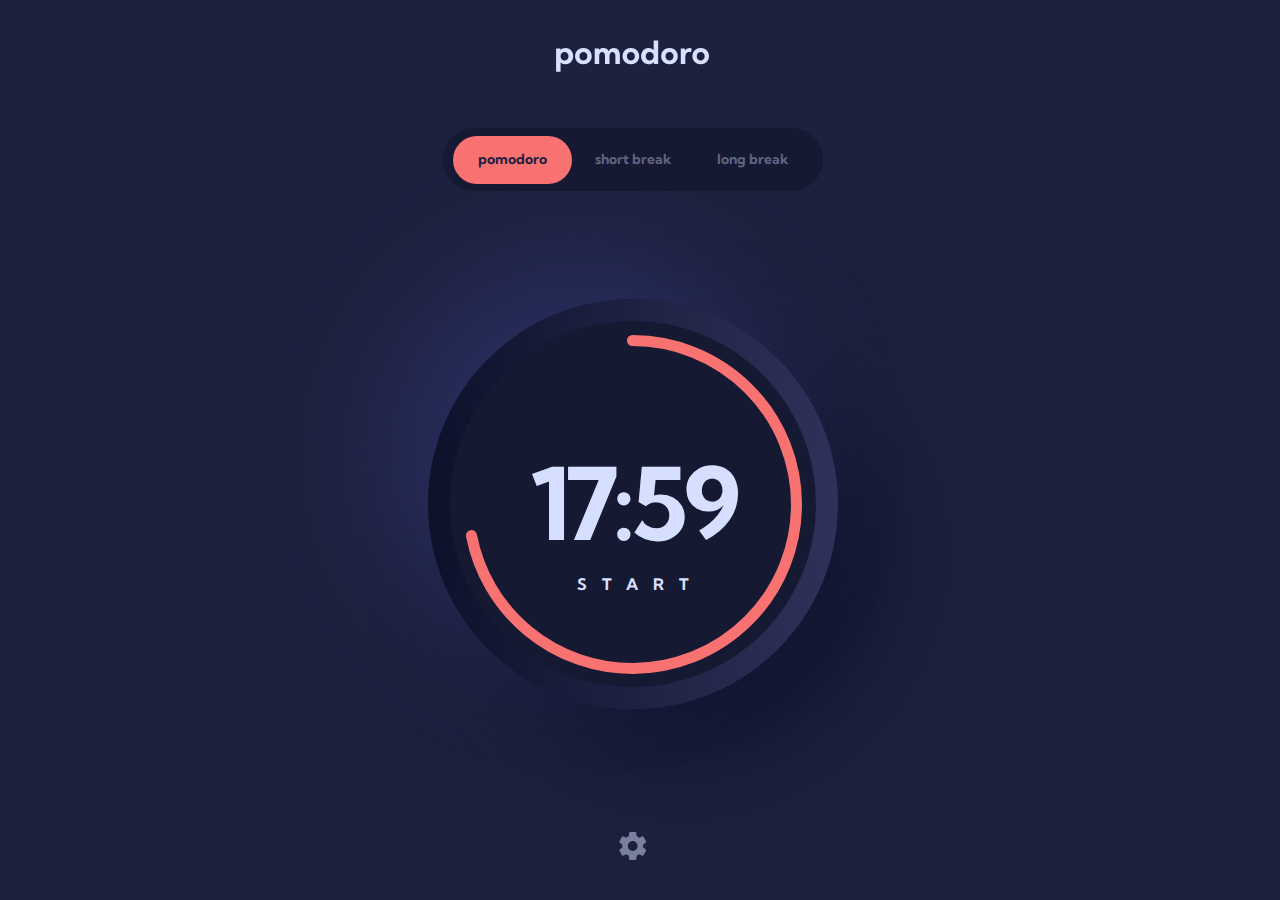
<file: index.html>
<!DOCTYPE html>
<html lang="en">
  <head>
    <meta charset="UTF-8" />
    <meta name="viewport" content="width=device-width, initial-scale=1.0" />

    <link href="style.css" rel="stylesheet" />

    <link
      rel="icon"
      type="image/png"
      sizes="32x32"
      href="./assets/favicon-32x32.png"
    />

    <meta
      name="description"
      content="Solution to Frontend Mentor's Pomodoro app design challenge."
    />
    <title>Frontend Mentor | Pomodoro app</title>
  </head>
  <body class="page--index">
    <svg class="svg-symbol-defs">
      <symbol
        id="icon-check"
        xmlns="http://www.w3.org/2000/svg"
        viewBox="0 0 14 11"
        fill="none"
      >
        <path
          d="M0.797852 5.27368L4.75048 9.22631L13.2031 0.773682"
          stroke="#161932"
          stroke-width="2"
        />
      </symbol>

      <symbol
        id="icon-arrow-up"
        xmlns="http://www.w3.org/2000/svg"
        viewBox="0 0 14 7"
      >
        <path fill="none" d="M1 6l6-4 6 4" />
      </symbol>

      <symbol
        id="icon-arrow-down"
        xmlns="http://www.w3.org/2000/svg"
        viewBox="0 0 14 7"
      >
        <path fill="none" d="M1 1l6 4 6-4" />
      </symbol>
    </svg>

    <div class="site" data-theme-color="red" data-theme-font="sans">
      <header class="header layout">
        <div class="logo">
          <h1 class="sr-only">Pomodoro App</h1>
          <img
            src="assets/logo.svg"
            width="153"
            height="32"
            alt="Pomodoro logo"
          />
        </div>

        <div class="tab text-preset3">
          <label>
            <input
              type="radio"
              name="stage"
              id="stage-pomodoro"
              value="pomodoro"
              checked
            />
            <span>pomodoro</span>
          </label>
          <label>
            <input
              type="radio"
              name="stage"
              id="stage-short-break"
              value="short-break"
            />
            <span>short break</span>
          </label>
          <label>
            <input
              type="radio"
              name="stage"
              id="stage-long-break"
              value="long-break"
            />
            <span>long break</span>
          </label>
        </div>
      </header>

      <main class="main layout" id="main">
        <div class="countdown-clock__container">
          <countdown-clock
            id="countdown-clock"
            total-time="25:00"
            remaining-time="17:59"
            auto-start="false"
          >
            <div role="alert" aria-live="polite">
              <p>Loading, please wait…</p>
            </div>
          </countdown-clock>
        </div>

        <div class="settings-control">
          <button class="settings-open-button" type="button">
            <span class="sr-only">Open settings</span>
            <svg xmlns="http://www.w3.org/2000/svg" width="28" height="28">
              <path
                d="M26.965 17.682l-2.927-2.317c.055-.448.097-.903.097-1.365 0-.462-.042-.917-.097-1.365l2.934-2.317a.702.702 0 00.167-.896l-2.775-4.851a.683.683 0 00-.847-.301l-3.454 1.407a10.506 10.506 0 00-2.345-1.379l-.52-3.71A.716.716 0 0016.503 0h-5.55a.703.703 0 00-.687.588l-.52 3.71c-.847.357-1.63.819-2.345 1.379L3.947 4.27a.691.691 0 00-.847.301L.325 9.422a.705.705 0 00.167.896l2.927 2.317c-.055.448-.097.903-.097 1.365 0 .462.042.917.097 1.365L.492 17.682a.702.702 0 00-.167.896L3.1 23.429a.683.683 0 00.847.301L7.4 22.323a10.506 10.506 0 002.345 1.379l.52 3.71c.056.329.34.588.687.588h5.55a.703.703 0 00.687-.588l.52-3.71c.847-.357 1.631-.819 2.346-1.379l3.454 1.407c.313.119.673 0 .847-.301l2.775-4.851a.705.705 0 00-.167-.896zM13.73 18.9c-2.685 0-4.857-2.191-4.857-4.9 0-2.709 2.172-4.9 4.857-4.9 2.684 0 4.856 2.191 4.856 4.9 0 2.71-2.172 4.9-4.856 4.9z"
              />
            </svg>
          </button>
        </div>
      </main>
    </div>

    <dialog class="settings-dialog" closedby="closerequest">
      <form id="settings-form" class="settings-dialog-form">
        <div class="settings-header settings-layout">
          <div class="settings-header-row">
            <h2 class="text-settings-preset1">Settings</h2>
            <button class="settings-cancel-button" type="button">
              <span class="sr-only">Close settings</span>
              <svg xmlns="http://www.w3.org/2000/svg" width="14" height="14">
                <path
                  fill-rule="evenodd"
                  d="M11.95.636l1.414 1.414L8.414 7l4.95 4.95-1.414 1.414L7 8.414l-4.95 4.95L.636 11.95 5.586 7 .636 2.05 2.05.636 7 5.586l4.95-4.95z"
                />
              </svg>
            </button>
          </div>
        </div>

        <div class="settings-main settings-layout">
          <fieldset class="settings-fieldset settings-fieldset--time">
            <div class="fieldset-label">
              <legend class="sr-only">Time (minutes)</legend>
              <span class="text-settings-preset3">Time (minutes)</span>
            </div>

            <div class="fieldset-inputs fieldset-inputs--time">
              <div class="numeric__wrapper">
                <div class="numeric">
                  <label
                    class="numeric__label text-settings-preset4"
                    for="settings-input-time-pomodoro"
                    >pomodoro</label
                  >
                  <div class="numeric__input">
                    <input
                      class="input-number text-settings-preset3"
                      id="settings-input-time-pomodoro"
                      type="text"
                      inputmode="numeric"
                      pattern="[0-9]*"
                      value="25"
                    />
                    <div class="numeric__controls">
                      <button
                        class="numeric__stepper"
                        type="button"
                        data-step="+1"
                      >
                        <span class="sr-only">Increment by 1</span>
                        <svg class="icon-arrow">
                          <use xlink:href="#icon-arrow-up"></use>
                        </svg>
                      </button>
                      <button
                        class="numeric__stepper"
                        type="button"
                        data-step="-1"
                      >
                        <span class="sr-only">Decrement by 1</span>
                        <svg class="icon-arrow">
                          <use xlink:href="#icon-arrow-down"></use>
                        </svg>
                      </button>
                    </div>
                  </div>
                </div>
              </div>

              <div class="numeric__wrapper">
                <div class="numeric">
                  <label
                    class="numeric__label text-settings-preset4"
                    for="settings-input-time-short-break"
                    >short break</label
                  >
                  <div class="numeric__input">
                    <input
                      class="input-number text-settings-preset3"
                      id="settings-input-time-short-break"
                      type="text"
                      inputmode="numeric"
                      pattern="[0-9]*"
                      value="5"
                    />
                    <div class="numeric__controls">
                      <button
                        class="numeric__stepper"
                        type="button"
                        data-step="+1"
                      >
                        <span class="sr-only">Increment by 1</span>
                        <svg class="icon-arrow">
                          <use xlink:href="#icon-arrow-up"></use>
                        </svg>
                      </button>
                      <button
                        class="numeric__stepper"
                        type="button"
                        data-step="-1"
                      >
                        <span class="sr-only">Decrement by 1</span>
                        <svg class="icon-arrow">
                          <use xlink:href="#icon-arrow-down"></use>
                        </svg>
                      </button>
                    </div>
                  </div>
                </div>
              </div>

              <div class="numeric__wrapper">
                <div class="numeric">
                  <label
                    class="numeric__label text-settings-preset4"
                    for="settings-input-time-long-break"
                    >long break</label
                  >
                  <div class="numeric__input">
                    <input
                      class="input-number text-settings-preset3"
                      id="settings-input-time-long-break"
                      type="text"
                      inputmode="numeric"
                      pattern="[0-9]*"
                      value="15"
                    />
                    <div class="numeric__controls">
                      <button
                        class="numeric__stepper"
                        type="button"
                        data-step="+1"
                      >
                        <span class="sr-only">Increment by 1</span>
                        <svg class="icon-arrow">
                          <use xlink:href="#icon-arrow-up"></use>
                        </svg>
                      </button>
                      <button
                        class="numeric__stepper"
                        type="button"
                        data-step="-1"
                      >
                        <span class="sr-only">Decrement by 1</span>
                        <svg class="icon-arrow">
                          <use xlink:href="#icon-arrow-down"></use>
                        </svg>
                      </button>
                    </div>
                  </div>
                </div>
              </div>
            </div>
          </fieldset>

          <fieldset class="settings-fieldset selection selection--font">
            <div class="fieldset-label">
              <legend class="sr-only">Font</legend>
              <span class="text-settings-preset3">Font</span>
            </div>
            <div class="fieldset-inputs">
              <label class="selection--sans text-settings-preset2">
                <input
                  type="radio"
                  id="settings-input-theme-font-sans"
                  name="settings-input-theme-font"
                  value="sans"
                  checked
                />
                <span>Aa</span>
              </label>
              <label class="selection--serif text-settings-preset2">
                <input
                  type="radio"
                  id="settings-input-theme-font-serif"
                  name="settings-input-theme-font"
                  value="serif"
                />
                <span>Aa</span>
              </label>
              <label class="selection--mono text-settings-preset2">
                <input
                  type="radio"
                  id="settings-input-theme-font-mono"
                  name="settings-input-theme-font"
                  value="mono"
                />
                <span>Aa</span>
              </label>
            </div>
          </fieldset>

          <fieldset class="settings-fieldset selection selection--color">
            <div class="fieldset-label">
              <legend class="sr-only">Color</legend>
              <span class="text-settings-preset3">Color</span>
            </div>

            <div class="fieldset-inputs">
              <label class="selection--red">
                <input
                  type="radio"
                  id="settings-input-theme-color-red"
                  name="settings-input-theme-color"
                  value="red"
                  checked
                />
                <span class="sr-only">Red</span>
              </label>
              <label class="selection--cyan">
                <input
                  type="radio"
                  id="settings-input-theme-color-cyan"
                  name="settings-input-theme-color"
                  value="cyan"
                />
                <span class="sr-only">Cyan</span>
              </label>
              <label class="selection--purple">
                <input
                  type="radio"
                  id="settings-input-theme-color-purple"
                  name="settings-input-theme-color"
                  value="purple"
                />
                <span class="sr-only">Purple</span>
              </label>
            </div>
          </fieldset>
        </div>

        <div class="settings-footer settings-layout">
          <div class="settings-footer-row">
            <button class="button" type="submit">Apply</button>
          </div>
        </div>
      </form>
    </dialog>

    <script src="script.js"></script>
  </body>
</html>
</file>
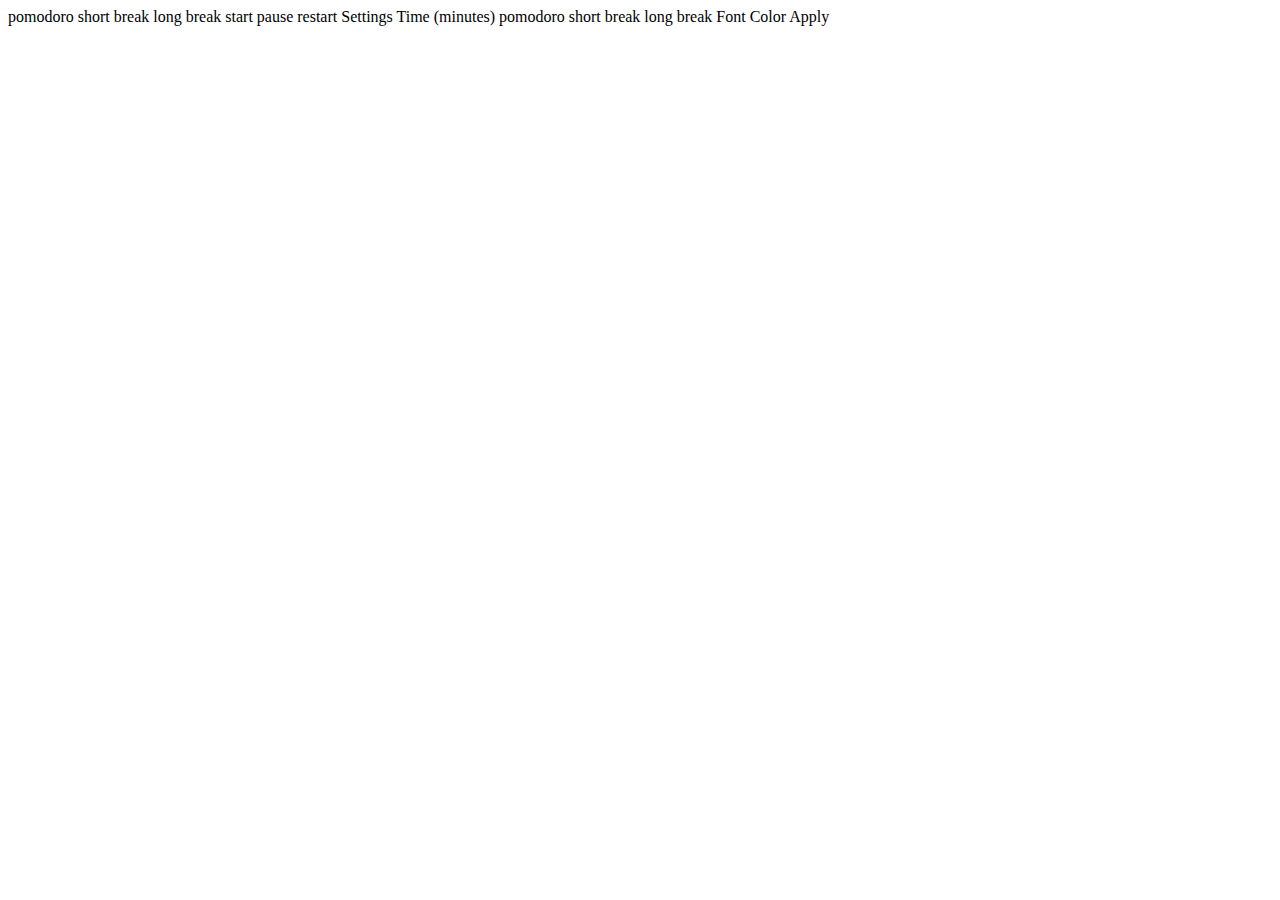
<file: starter-code/index.html>
<!DOCTYPE html>
<html lang="en">
<head>
  <meta charset="UTF-8">
  <meta name="viewport" content="width=device-width, initial-scale=1.0">

  <link rel="icon" type="image/png" sizes="32x32" href="./assets/favicon-32x32.png">
  
  <title>Frontend Mentor | Pomodoro app</title>
</head>
<body>
  pomodoro
  short break
  long break

  start 
  pause
  restart

  Settings

  Time (minutes)
  pomodoro
  short break
  long break

  Font
  Color

  Apply
</body>
</html>
</file>
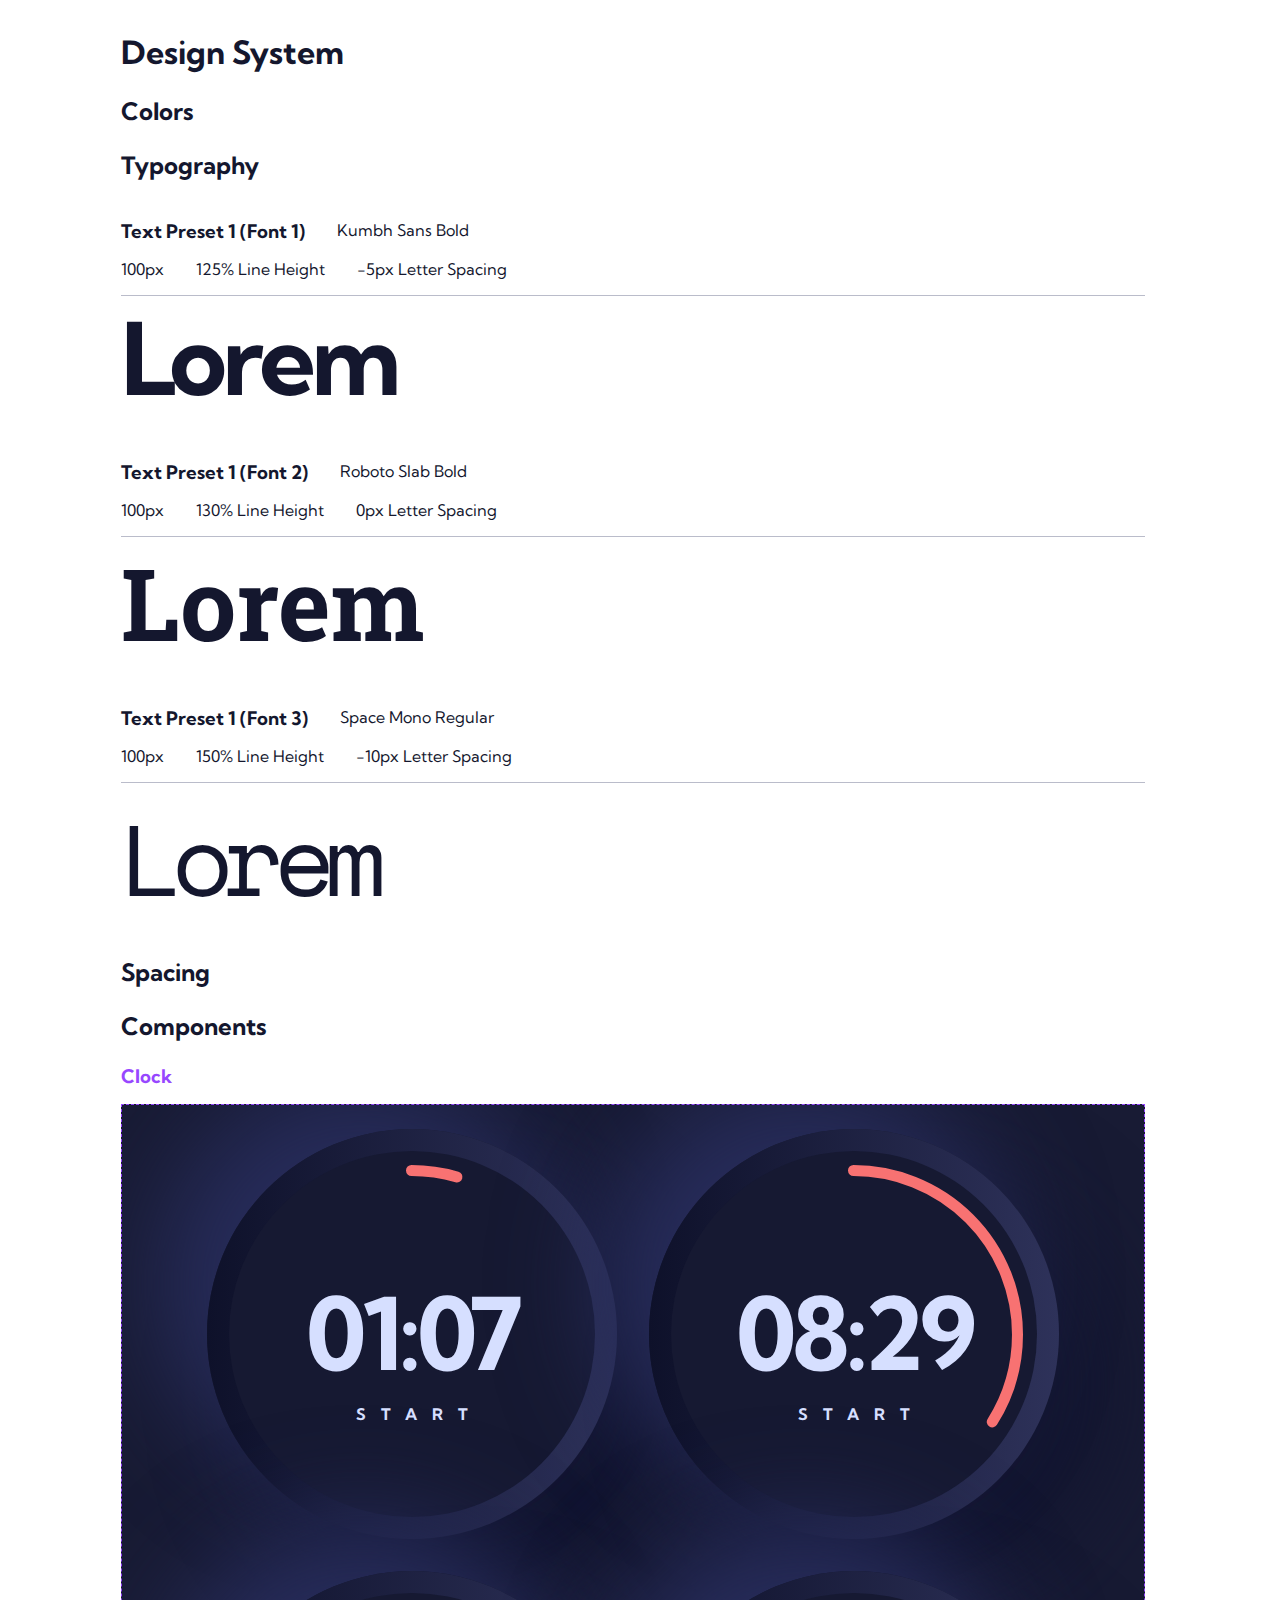
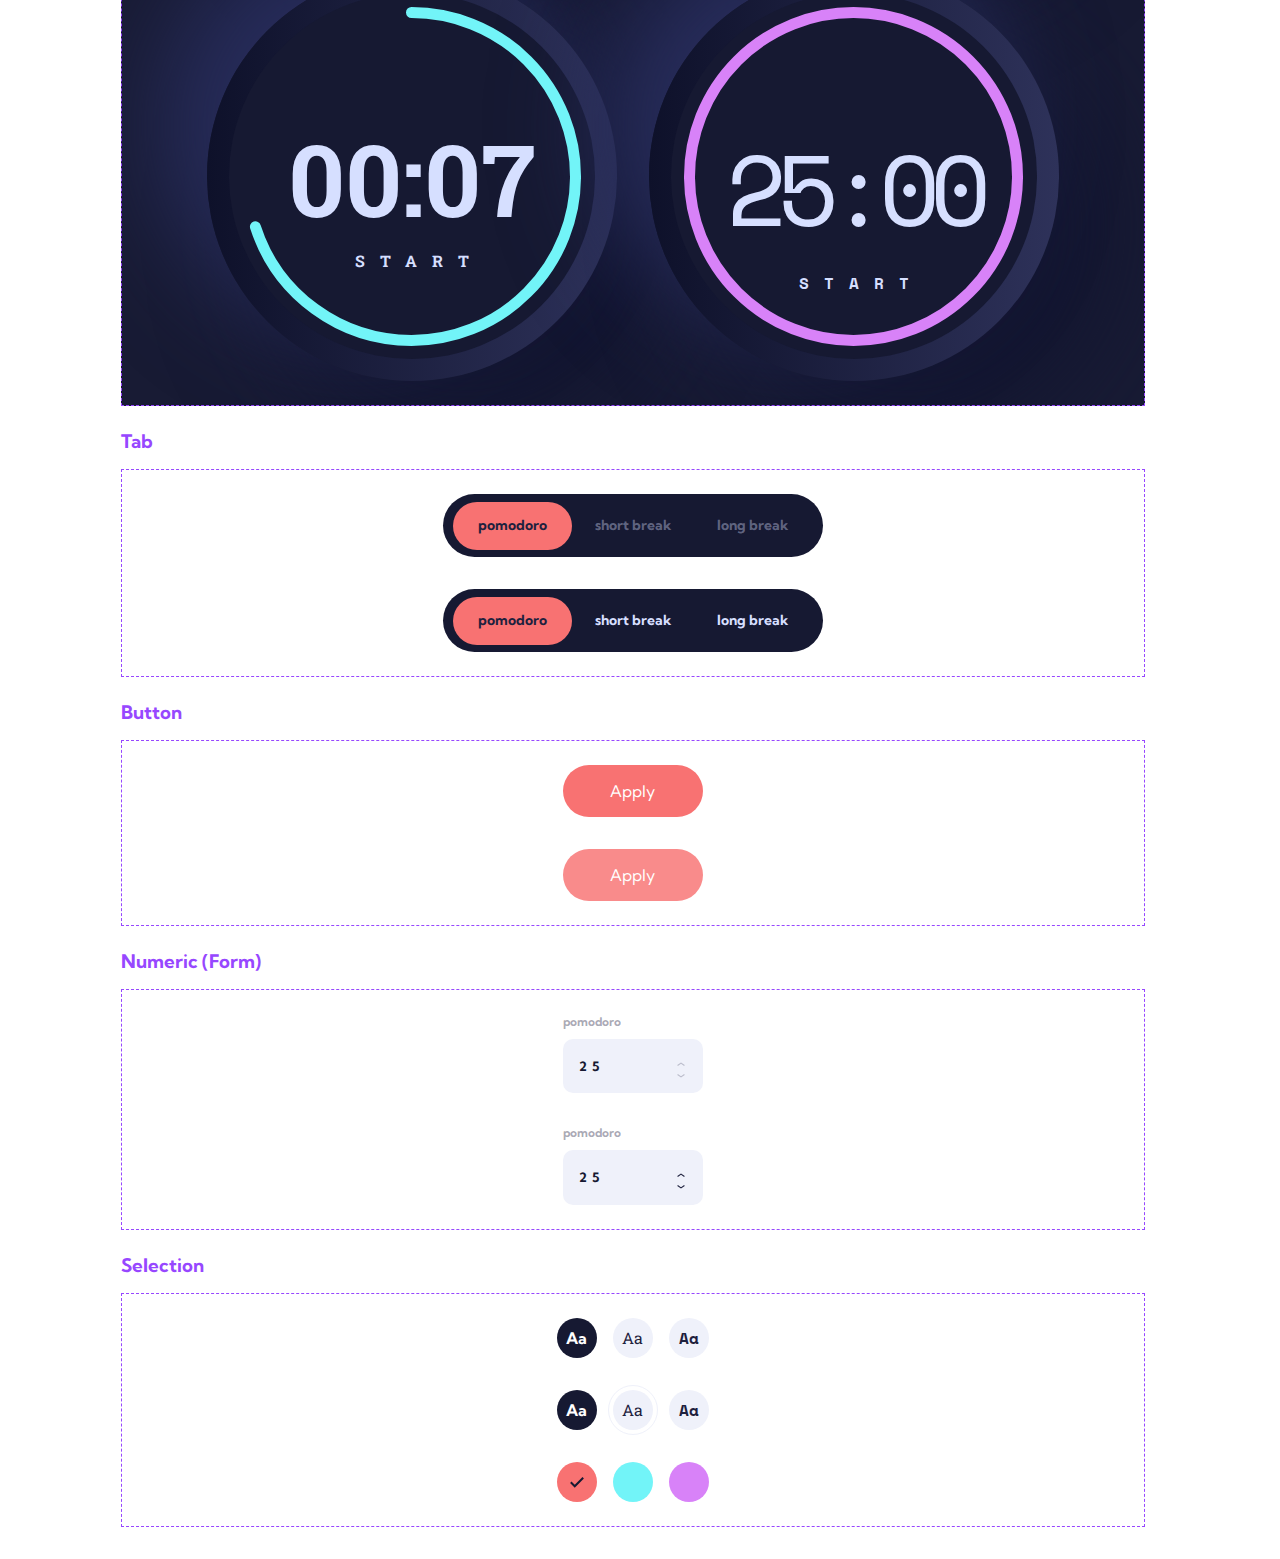
<file: design.html>
<!DOCTYPE html>
<html lang="en">
  <head>
    <meta charset="UTF-8" />
    <meta name="viewport" content="width=device-width, initial-scale=1.0" />

    <link href="style.css" rel="stylesheet" />

    <link
      rel="icon"
      type="image/png"
      sizes="32x32"
      href="./assets/favicon-32x32.png"
    />

    <meta
      name="description"
      content="Solution to Frontend Mentor's Pomodoro app design challenge."
    />
    <title>Frontend Mentor | Pomodoro app | Design System</title>
  </head>
  <body
    data-theme-color="red"
    data-theme-font="sans"
    class="page--design-system"
  >
    <svg class="svg-symbol-defs">
      <symbol
        id="icon-check"
        xmlns="http://www.w3.org/2000/svg"
        viewBox="0 0 14 11"
        fill="none"
      >
        <path
          d="M0.797852 5.27368L4.75048 9.22631L13.2031 0.773682"
          stroke="#161932"
          stroke-width="2"
        />
      </symbol>

      <symbol
        id="icon-arrow-up"
        xmlns="http://www.w3.org/2000/svg"
        viewBox="0 0 14 7"
      >
        <path fill="none" d="M1 6l6-4 6 4" />
      </symbol>

      <symbol
        id="icon-arrow-down"
        xmlns="http://www.w3.org/2000/svg"
        viewBox="0 0 14 7"
      >
        <path fill="none" d="M1 1l6 4 6-4" />
      </symbol>
    </svg>

    <div class="site">
      <main class="main layout flow" id="main">
        <h1>Design System</h1>

        <section class="section flow" id="colors">
          <h2>Colors</h2>
        </section>

        <section class="section flow" id="typography">
          <h2>Typography</h2>

          <div data-theme-font="sans">
            <div class="typography-preset">
              <div class="typography-preset__info">
                <div>
                  <h3>Text Preset 1 (Font 1)</h3>
                  <p>Kumbh Sans Bold</p>
                </div>
                <div>
                  <p>100px</p>
                  <p>125% Line Height</p>
                  <p>-5px Letter Spacing</p>
                </div>
              </div>
              <p class="text-preset1">Lorem</p>
            </div>
          </div>

          <div data-theme-font="serif">
            <div class="typography-preset">
              <div class="typography-preset__info">
                <div>
                  <h3>Text Preset 1 (Font 2)</h3>
                  <p>Roboto Slab Bold</p>
                </div>
                <div>
                  <p>100px</p>
                  <p>130% Line Height</p>
                  <p>0px Letter Spacing</p>
                </div>
              </div>
              <p class="text-preset1">Lorem</p>
            </div>
          </div>

          <div data-theme-font="mono">
            <div class="typography-preset">
              <div class="typography-preset__info">
                <div>
                  <h3>Text Preset 1 (Font 3)</h3>
                  <p>Space Mono Regular</p>
                </div>
                <div>
                  <p>100px</p>
                  <p>150% Line Height</p>
                  <p>-10px Letter Spacing</p>
                </div>
              </div>
              <p class="text-preset1">Lorem</p>
            </div>
          </div>
        </section>

        <section class="section flow" id="spacing">
          <h2>Spacing</h2>
        </section>

        <section class="section flow" id="components">
          <h2>Components</h2>

          <div class="component component--clocks">
            <h3>Clock</h3>

            <div class="variants variants--clocks" data-theme-font="sans">
              <div class="variants__inner">
                <countdown-clock
                  id="clock-ex1"
                  total-time="1:00"
                  remaining-time="1:07"
                  auto-start="false"
                >
                  <div role="alert" aria-live="polite">
                    <p>Loading, please wait…</p>
                  </div>
                </countdown-clock>

                <countdown-clock
                  id="clock-ex2"
                  total-time="25:00"
                  remaining-time="8:29"
                  auto-start="false"
                  data-theme-color="red"
                  data-theme-font="sans"
                >
                  <div role="alert" aria-live="polite">
                    <p>Loading, please wait…</p>
                  </div>
                </countdown-clock>

                <countdown-clock
                  id="clock-ex3"
                  total-time="0:10"
                  remaining-time="0:07"
                  auto-start="false"
                  data-theme-color="cyan"
                  data-theme-font="serif"
                >
                  <div role="alert" aria-live="polite">
                    <p>Loading, please wait…</p>
                  </div>
                </countdown-clock>

                <countdown-clock
                  id="clock-ex4"
                  total-time="25:00"
                  remaining-time="33:01"
                  data-theme-color="purple"
                  data-theme-font="mono"
                >
                  <div role="alert" aria-live="polite">
                    <p>Loading, please wait…</p>
                  </div>
                </countdown-clock>
              </div>
            </div>
          </div>

          <div class="component component--tabs">
            <h3>Tab</h3>

            <div class="variants variants--tabs">
              <div class="variants__inner">
                <div class="tab text-preset3">
                  <label>
                    <input
                      type="radio"
                      name="tab-ex1"
                      id="tab-ex1-opt1"
                      checked
                    />
                    <span>pomodoro</span>
                  </label>
                  <label>
                    <input type="radio" name="tab-ex1" id="tab-ex1-opt2" />
                    <span>short break</span>
                  </label>
                  <label>
                    <input type="radio" name="tab-ex1" id="tab-ex1-opt3" />
                    <span>long break</span>
                  </label>
                </div>

                <div class="tab text-preset3 active">
                  <label>
                    <input
                      type="radio"
                      name="tab-ex2"
                      id="tab-ex2-opt1"
                      checked
                    />
                    <span>pomodoro</span>
                  </label>
                  <label>
                    <input type="radio" name="tab-ex2" id="tab-ex2-opt2" />
                    <span>short break</span>
                  </label>
                  <label>
                    <input type="radio" name="tab-ex2" id="tab-ex2-opt3" />
                    <span>long break</span>
                  </label>
                </div>
              </div>
            </div>
          </div>

          <div class="component component--buttons">
            <h3>Button</h3>
            <div class="variants variants--buttons">
              <div class="variants__inner">
                <button class="button">Apply</button>
                <button class="button active">Apply</button>
              </div>
            </div>
          </div>

          <div class="component component--forms">
            <h3>Numeric (Form)</h3>

            <div class="variants variants--forms">
              <div class="variants__inner">
                <div class="numeric__wrapper">
                  <div class="numeric">
                    <label
                      class="numeric__label text-settings-preset4"
                      for="numeric-ex1"
                      >pomodoro</label
                    >
                    <div class="numeric__input">
                      <input
                        class="input-number text-settings-preset3"
                        id="numeric-ex1"
                        type="text"
                        inputmode="numeric"
                        pattern="[0-9]*"
                        value="25"
                      />
                      <div class="numeric__controls">
                        <button
                          class="numeric__stepper"
                          type="button"
                          data-step="+1"
                        >
                          <svg class="icon-arrow">
                            <use xlink:href="#icon-arrow-up"></use>
                          </svg>
                        </button>
                        <button
                          class="numeric__stepper"
                          type="button"
                          data-step="-1"
                        >
                          <svg class="icon-arrow">
                            <use xlink:href="#icon-arrow-down"></use>
                          </svg>
                        </button>
                      </div>
                    </div>
                  </div>
                </div>

                <div class="numeric__wrapper">
                  <div class="numeric active">
                    <label
                      class="numeric__label text-settings-preset4"
                      for="numeric-ex2"
                      >pomodoro</label
                    >
                    <div class="numeric__input">
                      <input
                        class="input-number text-settings-preset3"
                        id="numeric-ex2"
                        type="text"
                        inputmode="numeric"
                        pattern="[0-9]*"
                        value="25"
                      />
                      <div class="numeric__controls">
                        <button
                          class="numeric__stepper"
                          type="button"
                          data-step="+1"
                        >
                          <svg class="icon-arrow">
                            <use xlink:href="#icon-arrow-up"></use>
                          </svg>
                        </button>
                        <button
                          class="numeric__stepper"
                          type="button"
                          data-step="-1"
                        >
                          <svg class="icon-arrow">
                            <use xlink:href="#icon-arrow-down"></use>
                          </svg>
                        </button>
                      </div>
                    </div>
                  </div>
                </div>
              </div>
            </div>
          </div>

          <div class="component component--selections">
            <h3>Selection</h3>

            <div class="variants variants--selections">
              <div class="variants__inner">
                <div class="selection">
                  <div class="fieldset-inputs">
                    <label class="selection--sans text-settings-preset2">
                      <input
                        type="radio"
                        id="selection-ex1-opt1"
                        name="selection-ex1"
                        value="sans"
                        checked
                      />
                      <span>Aa</span>
                    </label>
                    <label class="selection--serif text-settings-preset2">
                      <input
                        type="radio"
                        id="selection-ex1-opt2"
                        name="selection-ex1"
                        value="serif"
                      />
                      <span>Aa</span>
                    </label>
                    <label class="selection--mono text-settings-preset2">
                      <input
                        type="radio"
                        id="selection-ex1-opt3"
                        name="selection-ex1"
                        value="mono"
                      />
                      <span>Aa</span>
                    </label>
                  </div>
                </div>

                <div class="selection">
                  <div class="fieldset-inputs">
                    <label class="selection--sans text-settings-preset2">
                      <input
                        type="radio"
                        id="selection-ex2-opt1"
                        name="selection-ex2"
                        value="sans"
                        checked
                      />
                      <span>Aa</span>
                    </label>
                    <label
                      class="selection--serif text-settings-preset2 active"
                    >
                      <input
                        type="radio"
                        id="selection-ex2-opt2"
                        name="selection-ex2"
                        value="serif"
                      />
                      <span>Aa</span>
                    </label>
                    <label class="selection--mono text-settings-preset2">
                      <input
                        type="radio"
                        id="selection-ex2-opt3"
                        name="selection-ex2"
                        value="mono"
                      />
                      <span>Aa</span>
                    </label>
                  </div>
                </div>

                <div class="selection selection--color">
                  <div class="fieldset-inputs">
                    <label class="selection--red">
                      <input
                        type="radio"
                        id="selection-ex3-opt1"
                        name="selection-ex3"
                        value="red"
                        checked
                      />
                      <span class="sr-only">Red</span>
                    </label>
                    <label class="selection--cyan">
                      <input
                        type="radio"
                        id="selection-ex3-opt2"
                        name="selection-ex3"
                        value="cyan"
                      />
                      <span class="sr-only">Cyan</span>
                    </label>
                    <label class="selection--purple">
                      <input
                        type="radio"
                        id="selection-ex3-opt3"
                        name="selection-ex3"
                        value="purple"
                      />
                      <span class="sr-only">Purple</span>
                    </label>
                  </div>
                </div>
              </div>
            </div>
          </div>
        </section>

        <dialog class="settings-dialog" closedby="any">
          <form>
            <h2>Settings</h2>
            <button>
              <img
                src="assets/icons/icon-close.svg"
                width="14"
                height="14"
                alt="Cancel dialog"
              />
            </button>
            <fieldset>
              <legend>Time (minutes)</legend>
              pomodoro short break long break
            </fieldset>
            <fieldset>
              <legend>Font</legend>
            </fieldset>
            <fieldset>
              <legend>Color</legend>
            </fieldset>
            <button class="button" type="submit">Apply</button>
          </form>
        </dialog>
      </main>
    </div>

    <script src="script.js"></script>
  </body>
</html>
</file>
<file: style.css>
/* -------------------- */
/* Breakpoints          */
/* -------------------- */

/* Media query breakpoints (min-widths) */

/* 47rem = 752px -- mobile -> tablet */
/* 70rem = 1120px -- in between size, tablet -> sm. desktop */
/* 88rem = 1408px -- tablet -> lg. desktop */

/* Fluid min -> max viewport sizes */

/* (m) mobile -> (t) tablet */
/* 25rem = 400px */
/* 45rem = 720px */

/* (t) tablet -> (d) desktop */
/* 50rem = 800px */
/* 80rem = 1280px */

/* mobile -> very skinny */
/* 23rem = 368px */

/* Container query units */

/* cqi (min) -> (max) */
/* 20rem = 320px */
/* 25rem = 400px */

/* -------------------- */
/* Fonts                */
/* -------------------- */

@font-face {
  font-family: 'Kumbh Sans';
  font-style: normal;
  font-weight: 400;
  font-display: swap;
  src: url('assets/fonts/KumbhSans-VariableFont_YOPQ,wght.woff2')
    format('woff2');
}

@font-face {
  font-family: 'Kumbh Sans';
  font-style: normal;
  font-weight: 700;
  font-display: swap;
  src: url('assets/fonts/KumbhSans-VariableFont_YOPQ,wght.woff2')
    format('woff2');
}

@font-face {
  font-family: 'Space Mono';
  font-style: normal;
  font-weight: 400;
  font-display: swap;
  src: url('assets/fonts/SpaceMono-Regular.woff2') format('woff2');
}

@font-face {
  font-family: 'Space Mono';
  font-style: normal;
  font-weight: 700;
  font-display: swap;
  src: url('assets/fonts/SpaceMono-Bold.woff2') format('woff2');
}

@font-face {
  font-family: 'Roboto Slab';
  font-style: normal;
  font-weight: 400;
  font-display: swap;
  src: url('assets/fonts/RobotoSlab-VariableFont_wght.woff2') format('woff2');
}

@font-face {
  font-family: 'Roboto Slab';
  font-style: normal;
  font-weight: 700;
  font-display: swap;
  src: url('assets/fonts/RobotoSlab-VariableFont_wght.woff2') format('woff2');
}

/* -------------------- */
/* Custom properties    */
/* -------------------- */

/* Mobile (default) */
:root {
  /* colors */
  --clr-black: 0 0% 0%; /* #000000 / hsl 0 0 0% / rgb 0 0 0 */
  --clr-white: 0 0% 100%; /* #FFFFFF / hsl 0 0% 100% / rgb 255 255 255 */

  --clr-grey-400: 233 13% 76%; /* #BBBDCB / rgb 187 189 203 */
  --clr-grey-200: 0 3% 89%; /* #E4E2E2 / rgb 228 226 226 */

  --clr-blue-950: 233 39% 13%; /* #14172E / rgb 20 23 46 */
  --clr-blue-900: 234 39% 14%; /* #161932 / rgb 22 25 50 */
  --clr-blue-850: 235 35% 18%; /* #1E213F / rgb 30 33 63 */
  --clr-blue-100: 227 100% 92%; /* #D7E0FF / rgb 215 224 255 */
  --clr-blue-50: 229 52% 96%; /* #EFF1FA / rgb 239 241 250 */

  --clr-red-200: 0 90% 76%; /* #F98D8D / rgb 249 141 141 */
  --clr-red-400: 0 91% 71%; /* #F87070 / rgb 248 112 112 */

  --clr-cyan-200: 182 91% 76%;
  --clr-cyan-300: 182 91% 71%; /* #70F3F8 / rgb 112 243 248 */

  --clr-purple-200: 284 89% 79%;
  --clr-purple-400: 284 89% 74%; /* #D881F8 / rgb 216 129 248 */

  --clr-design-system: 266 100% 64%; /* #9747FF / rgb 151 71 255 */

  --gradient1: linear-gradient(
    to left,
    #2e325a,
    #0e112a
  ); /* #ffffff / rgb 255 255 255 */
  --box-shadow1: -50px -50px 100px 0px #272c5a, 50px 50px 100px 0px #121530;

  /* font-families */
  --ff-serif: 'Roboto Slab', serif;
  --ff-sans: 'Kumbh Sans', sans-serif;
  --ff-mono: 'Space Mono', monospace;

  /* font-weights */
  --fw-regular: 400;
  --fw-bold: 700;

  /* font-sizes */
  --fs-900: 6.25rem; /* 100px */
  --fs-800: 5rem; /* 80px */
  --fs-600: 1.75rem; /* 28px */
  --fs-400: 1rem; /* 16px */
  --fs-300: 0.875rem; /* 14px */
  --fs-200: 0.8125rem; /* 13px */
  --fs-100: 0.75rem; /* 12px */

  --fs-900-fluid: clamp(
    5rem,
    25cqi,
    6.25rem
  ); /* (m) 80px fs - 320px/20rem cqi -> (t) 100px fs - 400px/25rem cqi */
  --fs-400-fluid: clamp(
    0.875rem,
    0.71875rem + 0.625vw,
    1rem
  ); /* (m) 14px -> (t) 16px */
  --fs-300-fluid: clamp(
    0.75rem,
    0.59375rem + 0.625vw,
    0.875rem
  ); /* (m) 12px -> (t) 14px */
  --fs-200a-fluid: clamp(
    0.75rem,
    0.671875rem + 0.3125vw,
    0.8125rem
  ); /* (m) 12px -> (t) 13px */
  --fs-200b-fluid: clamp(
    0.6875rem,
    0.53125rem + 0.625vw,
    0.8125rem
  ); /* (m) 11px -> (t) 13px */

  /* font theme properties */

  /* text preset 1 */

  --ff-sans-text-preset1-fs: var(--fs-900-fluid); /* (m) 80px -> (t) 100px */
  --ff-sans-text-preset1-fw: var(--fw-bold);
  --ff-sans-text-preset1-lh: 1.25;
  --ff-sans-text-preset1-ls: -5px;

  --ff-serif-text-preset1-fs: var(--fs-900-fluid); /* (m) 80px -> (t) 100px */
  --ff-serif-text-preset1-fw: var(--fw-bold);
  --ff-serif-text-preset1-lh: 1.33; /* (m) 1.33 -> (t) 1.3 */
  --ff-serif-text-preset1-ls: 0px;

  --ff-mono-text-preset1-fs: var(--fs-900-fluid); /* (m) 80px -> (t) 100px */
  --ff-mono-text-preset1-fw: var(--fw-regular);
  --ff-mono-text-preset1-lh: 1.2; /* (m) 1.2 -> (t) 1.5 */
  --ff-mono-text-preset1-ls: -10px;

  /* text preset 2 */

  --ff-sans-text-preset2-fs: var(--fs-400-fluid); /* (m) 14px -> (t) 16px */
  --ff-sans-text-preset2-fw: var(--fw-bold);
  --ff-sans-text-preset2-lh: 1.2; /* (m) 1.2 -> (t) 1.25 */
  --ff-sans-text-preset2-ls: 13px; /* (m) 13px -> (t) 15px */

  --ff-serif-text-preset2-fs: var(--fs-400-fluid); /* (m) 14px -> (t) 16px */
  --ff-serif-text-preset2-fw: var(--fw-bold);
  --ff-serif-text-preset2-lh: 1.3; /* (m) 1.3 -> (t) 1.25 */
  --ff-serif-text-preset2-ls: 13px; /* (m) 13px -> (t) 15px */

  --ff-mono-text-preset2-fs: var(--fs-400-fluid); /* (m) 14px -> (t) 16px */
  --ff-mono-text-preset2-fw: var(--fw-bold);
  --ff-mono-text-preset2-lh: 1.5;
  --ff-mono-text-preset2-ls: 13px; /* (m) 13px -> (t) 15px */

  /* text preset 3 */

  --ff-sans-text-preset3-fs: var(--fs-300-fluid); /* (m) 12px -> (t) 14px */
  --ff-sans-text-preset3-fw: var(--fw-bold);
  --ff-sans-text-preset3-lh: 1.25; /* (m) 1.25 -> (t) 1.2 */
  --ff-sans-text-preset3-ls: 0px;

  --ff-serif-text-preset3-fs: var(--fs-300-fluid); /* (m) 12px -> (t) 14px */
  --ff-serif-text-preset3-fw: var(--fw-bold);
  --ff-serif-text-preset3-lh: 1.33; /* (m) 1.33 -> (t) 1.3 */
  --ff-serif-text-preset3-ls: 0px;

  --ff-mono-text-preset3-fs: var(--fs-200a-fluid); /* (m) 12px -> (t) 13px */
  --ff-mono-text-preset3-fw: var(--fw-bold);
  --ff-mono-text-preset3-lh: 1.5; /* (m) 1.5 -> (t) 1.45 */
  --ff-mono-text-preset3-ls: 0px;

  /* border-radii */
  --br-200: 10px;
  --br-300: 25px;
  --br-400: 26.5px;
  --br-500: 31.5px;

  /* spacing */
  --space-0: 0px; /* 0px */
  --space-100: 0.5rem; /* 8px */
  --space-200: 1rem; /* 16px */
  --space-300: 1.5rem; /* 24px */
  --space-400: 2rem; /* 32px */
  --space-500: 2.5rem; /* 40px */
  --space-600: 3rem; /* 48px */
  --space-700: 3.5rem; /* 56px */
  --space-800: 4rem; /* 64px */
  --space-1000: 5rem; /* 80px */

  /* flow spacing */
  --flow-space: var(--space-300);

  /* inline sizing (horizontal, widths) */
  --inline-size--site-normal: 85rem; /* 1360px */
  --inline-size--site-wide: 90rem; /* 1440px */
  --inline-size--site-gutter: var(--space-300); /* 24px */

  --inline-size--header-normal: 23.75rem; /* 380px */
  --inline-size--header-gutter: 1.40625rem; /* 22.5px - 23px */
  --inline-size--main-normal: 25.625rem; /* 410px */
  --inline-size--main-gutter: 2.34375rem; /* 37.5px - 38px */

  /* block sizing (vertical, heights) */
  /* heights */
  --block-size--site-gutter: var(--space-400);
  --block-size--header-gap: clamp(
    2.5rem,
    1.875rem + 2.5vw,
    3rem
  ); /* (m) 40px -> (t) 48px -> (d) 56px */
}

/* mobile -> tablet */
@media (min-width: 47rem) {
}

/* mobile -> tablet */
@media (min-width: 47rem) {
  :root {
    /* fonts */
    --ff-serif-text-preset1-lh: 1.3; /* (m) 1.33 -> (t) 1.3 */
    --ff-mono-text-preset1-lh: 1.5; /* (m) 1.2 -> (t) 1.5 */

    --ff-sans-text-preset2-lh: 1.25; /* (m) 1.2 -> (t) 1.25 */
    --ff-serif-text-preset2-lh: 1.25; /* (m) 1.3 -> (t) 1.25 */
    --ff-sans-text-preset2-ls: 15px; /* (m) 13px -> (t) 15px */
    --ff-serif-text-preset2-ls: 15px; /* (m) 13px -> (t) 15px */
    --ff-mono-text-preset2-ls: 15px; /* (m) 13px -> (t) 15px */

    --ff-sans-text-preset3-lh: 1.2; /* (m) 1.25 -> (t) 1.2 */
    --ff-serif-text-preset3-lh: 1.3; /* (m) 1.33 -> (t) 1.3 */

    /* spacing / sizing */
    --block-size--header-gap: clamp(
      3rem,
      2.1666666666666665rem + 1.6666666666666667vw,
      3.5rem
    ); /* (m) 40px -> (t) 48px -> (d) 56px */
  }
}

/* tablet -> desktop */
/* @media (min-width: 88rem) {
  :root {}
}
 */

/* -------------------- */
/* Themes               */
/* -------------------- */

/* Colors */

:root {
  /* color theme default: grey */
  --clr-primary: var(--clr-blue-100);
  --clr-accent: var(--clr-grey-400);
  --clr-focus: var(--clr-grey-200);
  --clr-background: var(--clr-blue-850);
}

[data-theme-color='red'] {
  --clr-accent: var(--clr-red-400);
  --clr-focus: var(--clr-red-200);
}

[data-theme-color='cyan'] {
  --clr-accent: var(--clr-cyan-300);
  --clr-focus: var(--clr-cyan-200);
}

[data-theme-color='purple'] {
  --clr-accent: var(--clr-purple-400);
  --clr-focus: var(--clr-purple-200);
}

/* Fonts */

:root {
  /* text settings preset 1 */
  --text-settings-preset1-fs: var(--fs-600); /* 28px */
  --text-settings-preset1-fw: var(--fw-bold);
  --text-settings-preset1-lh: 1.25;
  --text-settings-preset1-ls: 0px;

  /* text settings preset 2 */
  --text-settings-preset2-fs: var(--fs-400); /* 16px */
  --text-settings-preset2-fw: var(--fw-bold);
  --text-settings-preset2-lh: 1.25;
  --text-settings-preset2-ls: 0px;

  /* text settings preset 3 */
  --text-settings-preset3-fs: var(--fs-200b-fluid); /* (m) 11px - (t) 13px */
  --text-settings-preset3-fw: var(--fw-bold);
  --text-settings-preset3-lh: 1.25; /* (m) auto -> (t) 1.25 */
  --text-settings-preset3-ls: 4.23px; /* (m) 4.23px -> (t) 5px */

  /* text settings preset 4 */
  --text-settings-preset4-fs: var(--fs-100); /* 12px */
  --text-settings-preset4-fw: var(--fw-bold);
  --text-settings-preset4-lh: 1.25;
  --text-settings-preset4-ls: 0px;
}

/* mobile -> tablet */
@media (min-width: 47rem) {
  :root {
    --text-settings-preset3-ls: 5px; /* (m) 4.23px -> (t) 5px */
  }
}

:root,
[data-theme-font='sans'] {
  /* font theme default: sans */
  --ff-primary: var(--ff-sans);

  /* text preset 1 */
  --text-preset1-fs: var(--ff-sans-text-preset1-fs);
  --text-preset1-fw: var(--ff-sans-text-preset1-fw);
  --text-preset1-lh: var(--ff-sans-text-preset1-lh);
  --text-preset1-ls: var(--ff-sans-text-preset1-ls);

  /* text preset 2 */
  --text-preset2-fs: var(--ff-sans-text-preset2-fs);
  --text-preset2-fw: var(--ff-sans-text-preset2-fw);
  --text-preset2-lh: var(--ff-sans-text-preset2-lh);
  --text-preset2-ls: var(--ff-sans-text-preset2-ls);

  /* text preset 3 */
  --text-preset3-fs: var(--ff-sans-text-preset3-fs);
  --text-preset3-fw: var(--ff-sans-text-preset3-fw);
  --text-preset3-lh: var(--ff-sans-text-preset3-lh);
  --text-preset3-ls: var(--ff-sans-text-preset3-ls);
}

[data-theme-font='serif'] {
  --ff-primary: var(--ff-serif);

  /* text preset 1 */
  --text-preset1-fs: var(--ff-serif-text-preset1-fs);
  --text-preset1-fw: var(--ff-serif-text-preset1-fw);
  --text-preset1-lh: var(--ff-serif-text-preset1-lh);
  --text-preset1-ls: var(--ff-serif-text-preset1-ls);

  /* text preset 2 */
  --text-preset2-fs: var(--ff-serif-text-preset2-fs);
  --text-preset2-fw: var(--ff-serif-text-preset2-fw);
  --text-preset2-lh: var(--ff-serif-text-preset2-lh);
  --text-preset2-ls: var(--ff-serif-text-preset2-ls);

  /* text preset 3 */
  --text-preset3-fs: var(--ff-serif-text-preset3-fs);
  --text-preset3-fw: var(--ff-serif-text-preset3-fw);
  --text-preset3-lh: var(--ff-serif-text-preset3-lh);
  --text-preset3-ls: var(--ff-serif-text-preset3-ls);
}

[data-theme-font='mono'] {
  --ff-primary: var(--ff-mono);

  /* text preset 1 */
  --text-preset1-fs: var(--ff-mono-text-preset1-fs);
  --text-preset1-fw: var(--ff-mono-text-preset1-fw);
  --text-preset1-lh: var(--ff-mono-text-preset1-lh);
  --text-preset1-ls: var(--ff-mono-text-preset1-ls);

  /* text preset 2 */
  --text-preset2-fs: var(--ff-mono-text-preset2-fs);
  --text-preset2-fw: var(--ff-mono-text-preset2-fw);
  --text-preset2-lh: var(--ff-mono-text-preset2-lh);
  --text-preset2-ls: var(--ff-mono-text-preset2-ls);

  /* text preset 3 */
  --text-preset3-fs: var(--ff-mono-text-preset3-fs);
  --text-preset3-fw: var(--ff-mono-text-preset3-fw);
  --text-preset3-lh: var(--ff-mono-text-preset3-lh);
  --text-preset3-ls: var(--ff-mono-text-preset3-ls);
}

/* -------------------- */
/* Reset                */
/* -------------------- */

/* Box sizing */
*,
*::before,
*::after {
  box-sizing: border-box;
}

/* Reset margins */
body,
h1,
h2,
h3,
h4,
h5,
p,
figure,
picture {
  margin: 0;
}

/* make images easier to work with */
img,
svg,
picture {
  max-width: 100%;
  display: block;
}

/* make form elements easier to work with */
input,
button,
textarea,
select {
  font: inherit;
}

/* remove animations for people who have turned them off */
@media (prefers-reduced-motion: reduce) {
  *,
  *::before,
  *::after {
    animation-duration: 0.01ms !important;
    animation-iteration-count: 1 !important;
    transition-duration: 0.01ms !important;
    scroll-behavior: auto !important;
  }
}

html {
  scrollbar-gutter: stable;
}

/* set up the body */
body {
  min-block-size: 100dvh;
  min-inline-size: 20rem; /* 320px */

  font-family: var(--ff-primary);
  color: hsl(var(--clr-primary));
  background: hsl(var(--clr-background));
}

body:has(dialog[open]) {
  overflow: hidden;
}

/* -------------------- */
/* Utility classes      */
/* -------------------- */

/* screen reader only */

.sr-only {
  position: absolute;
  width: 1px;
  height: 1px;
  padding: 0;
  margin: -1px;
  overflow: hidden;
  clip: rect(0, 0, 0, 0);
  clip-path: inset(50%);
  white-space: nowrap;
  border: 0;
}

/* -------------------- */
/* Typography           */
/* -------------------- */

.text-preset1 {
  font-family: var(--ff-primary);
  font-size: var(--text-preset1-fs);
  font-weight: var(--text-preset1-fw);
  line-height: var(--text-preset1-lh);
  letter-spacing: var(--text-preset1-ls);
}

@media (max-width: 23rem) {
  .text-preset1 {
    font-size: 4.125rem; /* 66px */
  }
}

.text-preset2 {
  font-family: var(--ff-primary);
  font-size: var(--text-preset2-fs);
  font-weight: var(--text-preset2-fw);
  line-height: var(--text-preset2-lh);
  letter-spacing: var(--text-preset2-ls);
}

.text-preset2 span {
  margin-inline-end: calc(-1 * var(--text-preset2-ls));
}

.text-preset3 {
  font-family: var(--ff-primary);
  font-size: var(--text-preset3-fs);
  font-weight: var(--text-preset3-fw);
  line-height: var(--text-preset3-lh);
  letter-spacing: var(--text-preset3-ls);
}

/* Text -- Settings */

.text-settings-preset1 {
  font-size: var(--text-settings-preset1-fs);
  font-weight: var(--text-settings-preset1-fw);
  line-height: var(--text-settings-preset1-lh);
  letter-spacing: var(--text-settings-preset1-ls);
  color: hsl(var(--clr-blue-900));
}

.text-settings-preset2 {
  font-size: var(--text-settings-preset2-fs);
  font-weight: var(--text-settings-preset2-fw);
  line-height: var(--text-settings-preset2-lh);
  letter-spacing: var(--text-settings-preset2-ls);
  color: hsl(var(--clr-blue-850) / 0.7297);
}

.text-settings-preset3 {
  font-size: var(--text-settings-preset3-fs);
  font-weight: var(--text-settings-preset3-fw);
  line-height: var(--text-settings-preset3-lh);
  letter-spacing: var(--text-settings-preset3-ls);
  text-transform: uppercase;
  color: hsl(var(--clr-blue-900));
}

.text-settings-preset4 {
  font-size: var(--text-settings-preset4-fs);
  font-weight: var(--text-settings-preset4-fw);
  line-height: var(--text-settings-preset4-lh);
  letter-spacing: var(--text-settings-preset4-ls);
  color: hsl(var(--clr-blue-850) / 0.4);
}

/* -------------------- */
/* SVG Symbols          */
/* -------------------- */

.svg-symbol-defs {
  display: none;
}

/* -------------------- */
/* Design System        */
/* -------------------- */

.typography-preset > *:last-child {
  border-top: 1px solid hsl(var(--clr-grey-400));
}

.typography-preset__info {
  display: grid;
  gap: var(--space-200);
  padding-block: var(--space-200);
}

.typography-preset__info > div {
  display: flex;
  flex-wrap: wrap;
  column-gap: var(--space-400);
  row-gap: var(--space-100);
}

.component h3 {
  color: hsl(var(--clr-design-system));
  margin-block-end: 1rem;
}

.variants {
  border: 1px dashed hsl(var(--clr-design-system));
  padding: var(--space-300) 0;
}

.variants__inner {
  display: grid;
  gap: 2rem;
  margin-inline: auto;
}

.variants--clocks {
  overflow: clip;
  background-color: #181b34;
  padding-inline: 1rem;
}

.variants--clocks > .variants__inner {
  display: grid;
  grid-template-columns: repeat(auto-fit, minmax(300px, 410px));
  justify-content: center;
}

.variants--clocks > .variants__inner > * {
  flex: 0 0 33.333%;
}

.variants--tabs > .variants__inner {
  max-inline-size: 380px;
}

.variants--buttons > .variants__inner {
  max-inline-size: 140px;
}

.variants--selections > .variants__inner {
  justify-content: center;
}

.variants--forms > .variants__inner {
  max-inline-size: 140px;
}

/* -------------------- */
/* Components           */
/* -------------------- */

/* -------------------- */
/* Clock                */
/* -------------------- */

.countdown-clock__container {
  aspect-ratio: 1 / 1;
  width: 100%;
}

countdown-clock {
  --countdown-clock-clr-primary: var(--clr-blue-100);
  --countdown-clock-clr-accent: var(--clr-accent);
  --countdown-clock-clr-focus: var(--clr-focus);
  --countdown-clock-transition: 200ms linear;
  --countdown-clock-size-inline-min: 300px;
  --countdown-clock-size-inline-max: 410px;

  font-family: var(--ff-primary);
  color: hsl(var(--countdown-clock-clr-primary));

  aspect-ratio: 1 / 1;
  width: clamp(
    var(--countdown-clock-size-inline-min),
    100%,
    var(--countdown-clock-size-inline-max)
  );
  block-size: auto;
  /*
  inline-size: 100%;
  min-inline-size: 300px;
  max-inline-size: 410px;
  */
}

countdown-clock:state(finished) {
  outline: 2px solid hsl(var(--countdown-clock-clr-accent));
}

.countdown-clock__inner {
  container: clock / inline-size;
  position: relative;
  block-size: 100%;
  inline-size: 100%;

  border-radius: 50%;
  background: var(--gradient1);
  box-shadow: var(--box-shadow1);

  display: grid;
  grid-template-areas: 'stack';
  justify-items: center;
}

.countdown-clock__inner > * {
  grid-area: stack;
}

.countdown-clock__inner::before {
  content: '';
  display: block;
  position: absolute;
  inset: clamp(
    1rem,
    0.53125rem + 1.8750000000000002vw,
    1.375rem
  ); /* (m) 16px -> (t) 22px */
  border-radius: 50%;
  background-color: hsl(var(--clr-blue-900));
}

.countdown-clock__visual {
  z-index: 1;
  aspect-ratio: 1 / 1;
  inline-size: 100%;
  padding: clamp(
    1.625rem,
    0.8828125rem + 2.96875vw,
    2.21875rem
  ); /* (m) 26px -> (t) 35.5px */
}

.countdown-clock__progress-circle {
  stroke: hsl(var(--countdown-clock-clr-accent));
  transition: stroke-dashoffset var(--countdown-clock-transition);

  /* The dash array starts from 90deg, so we need to transform it back to the top */
  transform: rotate(-90deg);
  transform-origin: 50% 50%;
}

.countdown-clock__text {
  z-index: 2;
  margin-block-start: clamp(
    6.25rem,
    -4.25rem + 52.5cqi,
    8.875rem
  ); /* 100px -> 142px based on container size */
}

/* mobile -> very skinny */
/* @media (max-width: 23rem) {} */
@container clock (max-width: 18.5rem) {
  .countdown-clock__text {
    margin-block-start: 0;
    align-self: center;
  }
}

.countdown-clock__text button {
  display: block;
  margin-inline: auto;
  margin-block-start: clamp(
    0rem,
    -2rem + 10cqi,
    0.5rem
  ); /* 0px -> 8px based on container size */
  font-family: inherit;
  color: currentColor;
  text-transform: uppercase;
  border: none;
  background: none;
  padding: 0 1rem;
  cursor: pointer;
}

.countdown-clock__text button:hover,
.countdown-clock__text button:focus-visible {
  color: hsl(var(--clr-focus));
}

.countdown-clock__text button:focus-visible {
  outline: 2px dashed hsl(var(--clr-focus));
  outline-offset: 2px;
}

/* -------------------- */
/* Tab (3 options)      */
/* -------------------- */

.tab {
  --switch-pb: 7.5px;
  --switch-pi: 10px;
  position: relative;
  display: flex;
  background-color: hsl(var(--clr-blue-900));
  border-radius: var(--br-500);
  padding: var(--switch-pb) var(--switch-pi);
  inline-size: 100%;
  block-size: 63px;
}

.tab > * {
  flex: 1 1 100%;
}

.tab > label {
  cursor: pointer;
  position: relative;
  z-index: 1;
  display: flex;
  align-items: center;
  justify-content: center;
  text-align: center;
  padding: var(--space-200) 0;
  color: hsl(var(--clr-blue-100) / 0.4);
  border-radius: var(--br-400);
}

.tab > label:hover,
.tab.active > label {
  color: hsl(var(--clr-blue-100) / 1);
}

.tab input[type='radio'] {
  position: absolute;
  width: 1px;
  height: 1px;
  opacity: 0.00001;
}

.tab::before {
  content: '';
  position: absolute;
  display: none;
  width: calc((100% - 2 * var(--switch-pi)) / 3);
  height: calc(100% - 2 * var(--switch-pb));
  background-color: hsl(var(--clr-accent));
  border-radius: var(--br-400);
  transition: 0.5s left ease;
}

.tab > label:has(:checked) {
  color: hsl(var(--clr-blue-850));
}

.tab:has(input[type='radio']:focus-visible)::before {
  outline: 2px dashed hsl(var(--clr-accent));
  outline-offset: 2px;
}

.tab:has(:checked)::before {
  display: block;
}

.tab:has(label:nth-child(1) > input:checked)::before {
  left: calc(0% + var(--switch-pi));
}

.tab:has(label:nth-child(2) > input:checked)::before {
  left: calc(((100% - 2 * var(--switch-pi)) * 1 / 3) + var(--switch-pi));
}

.tab:has(label:nth-child(3) > input:checked)::before {
  left: calc(((100% - 2 * var(--switch-pi)) * 2 / 3) + var(--switch-pi));
}

/* -------------------- */
/* Button               */
/* -------------------- */

.button {
  /* does NOT change with the theme */
  --clr-primary: var(--clr-white);
  --clr-accent: var(--clr-red-400);
  --clr-focus: var(--clr-red-200);
  --clr-background: var(--clr-red-400);
  cursor: pointer;
  color: hsl(var(--clr-primary));
  background: hsl(var(--clr-background));
  border: none;
  padding-block: 1rem;
  border-radius: var(--br-400);
}

.button.active,
.button:hover,
.button:focus-visible {
  background: hsl(var(--clr-focus));
}

/*
  background: linear-gradient(hsl(var(--clr-white) / 0.2031)),
    linear-gradient(hsl(var(--clr-red-400)));

    (general) = 255 - P * (255 - X)
    R = 255 - .2031 * (255 - 248) = 253.5783
    G = 255 - .2031 * (255 - 112) = 225.9567
    B = 255 - .2031 * (255 - 112) = 225.9567

    R = 255 - 0.7969 * (255 - 248) = 249.4217
    G = 255 - 0.7969 * (255 - 112) = 141.0433
    B = 255 - 0.7969 * (255 - 112) = 141.0433

    hsl(360deg 90% 76%)
    rgb(249 141 141)
    */

.button:focus-visible {
  outline: 2px dashed hsl(var(--clr-accent));
  outline-offset: 2px;
}

/* -------------------- */
/* Selection (3 options) */
/* -------------------- */

.selection {
  position: relative;
}

.selection .fieldset-inputs {
  display: flex;
  gap: 1rem;
  align-items: center;
}

.selection label {
  cursor: pointer;
  position: relative;
  aspect-ratio: 1;
  width: 40px;
  border-radius: 50%;
  color: hsl(var(--clr-blue-850));
  background: hsl(var(--clr-blue-50));
  display: flex;
  justify-content: center;
  align-items: center;
}

.selection input[type='radio'] {
  position: absolute;
  width: 1px;
  height: 1px;
  opacity: 0.00001;
}

.selection label.active,
.selection label:hover,
.selection label:has(input[type='radio']:focus-visible) {
  outline: 1px solid hsl(var(--clr-blue-50));
  outline-offset: 4px;
}

.selection label:has(:checked) {
  background: hsl(var(--clr-blue-900));
}

.selection label:has(:checked) {
  color: hsl(var(--clr-white));
}

.selection label.selection--sans {
  font-family: var(--ff-sans);
}

.selection label.selection--serif {
  font-family: var(--ff-serif);
  font-weight: var(--fw-regular);
}

.selection label.selection--mono {
  font-family: var(--ff-mono);
}

.selection label.selection--red {
  background: hsl(var(--clr-red-400));
}

.selection label.selection--cyan {
  background: hsl(var(--clr-cyan-300));
}

.selection label.selection--purple {
  background: hsl(var(--clr-purple-400));
}

.selection--color label:has(:checked)::after {
  content: url('[data-uri]');
  position: absolute;
  display: grid;
  place-items: center;
}

/* -------------------- */
/* Numeric (Form)       */
/* -------------------- */

.numeric__wrapper {
  container: numeric / inline-size;
}

.numeric {
  --input-flow-space: 0.625rem;
  --input-padding-block: 1.1875rem;
  --input-padding-inline: 1rem;
  --control-flow-space: 0px;
  --control-padding-block: 0.25rem;
  --control-padding-inline: 0.5rem;
  --control-icon-size-block: 0.25rem;
  --control-icon-size-inline: 0.75rem;
  --control-icon-stroke-width: 2px;
  display: grid;
  gap: var(--input-flow-space);
  grid-template-areas: 'label' 'input';
}

@container numeric (width > 280px) {
  .numeric {
    grid-template-columns: 1fr 140px;
    grid-template-areas: 'label input';
    align-items: center;
  }
}

.numeric__label {
  grid-area: label;
}

.numeric__input {
  grid-area: input;
  position: relative;
}

.numeric__input input[type='text'],
.numeric__input input[type='number'] {
  border: none;
  outline: none;
  background-color: hsl(var(--clr-blue-50));
  border-radius: var(--br-200);
  width: 100%;
  padding-block: var(--input-padding-block);
  padding-inline: var(--input-padding-inline)
    calc(
      var(--input-padding-inline) + var(--control-icon-size-inline) + 2 *
        var(--control-padding-inline)
    );
}

.numeric__input input[type='number']::-webkit-inner-spin-button {
  -webkit-appearance: none;
}

.numeric__controls {
  position: absolute;
  top: 0;
  right: 0;
  z-index: 1;

  align-self: center;
  justify-self: end;

  display: grid;
  gap: var(--control-flow-space);
  padding-block: var(--input-padding-block);
  padding-inline: calc(
    var(--input-padding-inline) - var(--control-padding-inline)
  );
}

.numeric__stepper {
  cursor: pointer;
  border: none;
  background: transparent;
  padding: var(--control-padding-block) var(--control-padding-inline);
  display: grid;
  place-items: center;
}

.numeric__stepper svg {
  pointer-events: none;
  stroke: hsl(var(--clr-blue-850) / 0.25);
  stroke-width: var(--control-icon-stroke-width);
}

.numeric__stepper .icon-arrow {
  block-size: var(--control-icon-size-block);
  inline-size: var(--control-icon-size-inline);
}

.numeric.active .numeric__stepper svg,
.numeric .numeric__stepper:hover svg,
.numeric .numeric__stepper:focus-visible svg {
  stroke: hsl(var(--clr-blue-850) / 1);
}

.numeric .numeric__stepper:focus-visible {
  outline: 1px dashed hsl(var(--clr-blue-850));
  outline-offset: -1px;
}

/* -------------------- */
/* Settings             */
/* -------------------- */

.settings-control {
  z-index: 1;
  display: flex;
  justify-content: center;
}

.settings-open-button {
  cursor: pointer;
  border: none;
  background: none;
  padding: 0.5rem;
}

.settings-open-button svg {
  pointer-events: none;
  fill: hsl(var(--clr-blue-100) / 0.5);
}

.settings-open-button:hover svg,
.settings-open-button:focus-visible svg {
  fill: hsl(var(--clr-blue-100));
}

.settings-open-button:focus-visible {
  outline: 2px dashed hsl(var(--clr-blue-100));
  outline-offset: 2px;
}

.settings-dialog {
  --inline-size-max: 540px;
  --inline-size-gutter: 1.5rem;
  inline-size: min(
    var(--inline-size-max),
    calc(100% - 2 * var(--inline-size-gutter))
  );
  border: 0;
  padding-inline: 0;
  padding-block: 0 2rem;
  background: transparent;
}

.settings-dialog::backdrop {
  background-color: hsl(var(--clr-background) / 0.95);
}

.settings-dialog-form {
  border-radius: var(--br-300);
  background: hsl(var(--clr-white));
}

.settings-layout {
  --inline-size--gutter: 23px; /* (m) 23px -> 36px */
}

.settings-layout > * {
  margin-inline: auto;
  inline-size: calc(100% - 2 * var(--inline-size--gutter));
}

.settings-header {
  --settings-block-size-spacing1: clamp(
    1.125rem,
    -0.046875rem + 4.6875vw,
    2.0625rem
  ); /* (m) 18px -> (t) 33px */
  --settings-block-size-spacing2: clamp(
    1rem,
    -0.25rem + 5vw,
    2rem
  ); /* (m) 16px -> (t) 32px */

  border-bottom: 1px solid hsl(var(--clr-grey-200));
  padding-block-start: var(--settings-block-size-spacing1);
  margin-block-end: var(--settings-block-size-spacing2);
}

.settings-header-row {
  display: flex;
  justify-content: space-between;
  padding-block-end: var(
    --settings-block-size-spacing2
  ); /* (m) 16px -> (t) 32px */
}

.settings-cancel-button {
  cursor: pointer;
  border: none;
  background: none;
  padding: 0.5rem;
  margin-inline-end: -0.5rem;
}

.settings-cancel-button svg {
  pointer-events: none;
  fill: hsl(var(--clr-blue-850) / 0.5);
}

.settings-cancel-button:hover svg,
.settings-cancel-button:focus-visible svg {
  fill: hsl(var(--clr-blue-850));
}

.settings-cancel-button:focus-visible {
  outline: 2px dashed hsl(var(--clr-blue-850));
  outline-offset: 2px;
}

.settings-main {
  container: settings / inline-size;
}

.settings-main.settings-layout > * {
  padding-block: 1.5rem; /* 24px */
  border-bottom: 1px solid hsl(var(--clr-blue-900) / 0.1);
}

.settings-main.settings-layout > :first-child {
  padding-block-start: 0;
}

.settings-main.settings-layout > :last-child {
  padding-block-end: 0;
  border-bottom: 0;
}

.settings-main legend {
  display: none;
}

.settings-fieldset {
  border: none;
  padding-inline: 0;
  display: grid;
  justify-items: center;
  max-inline-size: 100%;
  row-gap: 1rem;
}

.fieldset-inputs--time {
  justify-self: normal;
  display: grid;
  row-gap: 0.5rem;
  column-gap: 1.5rem;
}

@container settings (width > 375px) {
  .settings-fieldset {
    justify-items: unset;
    justify-content: space-between;
    align-items: center;
    grid-template-columns: repeat(2, min-content);
  }

  .settings-fieldset.settings-fieldset--time {
    grid-template-columns: 1fr;
    justify-content: start;
  }

  .fieldset-inputs--time {
    grid-template-columns: repeat(3, 1fr);
  }
}

.settings-footer-row {
  inline-size: 140px;
}

.settings-footer-row .button {
  inline-size: 100%;
  transform: translateY(50%);
  /* z-index: 1; */
  /* margin-block-end: -70px; */
}

/* -------------------- */
/* Flow                 */
/* -------------------- */

.flow > * + * {
  margin-block-start: var(--flow-space);
}

.flow > * + :is(h1, h2, h3) {
  margin-block-start: var(--space-600);
}

.flow > * + .flow--large,
.flow > .flow--large + * {
  margin-block-start: var(--space-600);
}

/* -------------------- */
/* Sections             */
/* -------------------- */

.page--design-system {
  --clr-primary: var(--clr-blue-950);
  --clr-background: var(--clr-white);
}

.site {
  min-block-size: 100dvh;
  display: grid;
  grid-template-rows: auto 1fr;
  grid-template-columns: minmax(0, 1fr); /* no horiz overflow */
  align-items: start;

  padding-block: var(--block-size--site-gutter);
}

.layout {
  --inline-size--normal: var(--inline-size--site-normal);
  --inline-size--gutter: var(--inline-size--site-gutter);
  --inline-size--wide: var(--inline-size--site-wide);
  --block-size--margin-normal: var(--block-size--margin-normal);
}

.layout > * {
  margin-inline: auto;
  max-inline-size: min(
    var(--inline-size--normal),
    calc(100% - 2 * var(--inline-size--gutter))
  );
}

.layout > .inline-size-extended {
  max-inline-size: var(--inline-size--wide);
}

.layout > .block-margin-normal {
  padding-block: var(--block-size--margin-normal);
}

.header {
  --inline-size--normal: var(--inline-size--header-normal);
  --inline-size--gutter: var(--inline-size--header-gutter);
  z-index: 1;
  display: grid;
  gap: var(--block-size--header-gap);
}

.main {
  --inline-size--normal: var(--inline-size--main-normal);
  --inline-size--gutter: var(--inline-size--main-gutter);
}

.logo {
  height: clamp(
    1.875rem,
    1.09375rem + 3.125vw,
    2.5rem
  ); /* (m) 30px -> (t) 40px */
  display: grid;
  align-items: end;
  justify-content: center;
}

.logo img {
  height: 80%;
  width: auto;
}

/* index - page-specific options */

.page--index .site {
  align-items: stretch;
}

.page--index .main {
  margin-block-start: clamp(
    2.9375rem,
    -1.828125rem + 19.0625vw,
    6.75rem
  ); /* (m) 47px -> (t) 108px -> (d) 36px */
  max-block-size: 582px;
}

@media (min-width: 88rem) {
  .page--index .main {
    margin-block-start: clamp(
      2.25rem,
      14.25rem + -15vw,
      6.75rem
    ); /* (m) 47px -> (t) 108px -> (d) 36px */
  }
}

.page--index .main.layout {
  display: grid;
  align-content: space-between;
  gap: 4rem;
}

/* design system - page-specific options */

.page--design-system .layout {
  --inline-size--normal: 64rem; /* 1024px */
  --inline-size--gutter: 1.5rem; /* 24px */
}

/* ------------------------------ */
/* (Other) Utility classes        */
/* ------------------------------ */

.hidden {
  display: none;
}

/* ------------------------------ */
/* End                            */
/* ------------------------------ */
</file>
